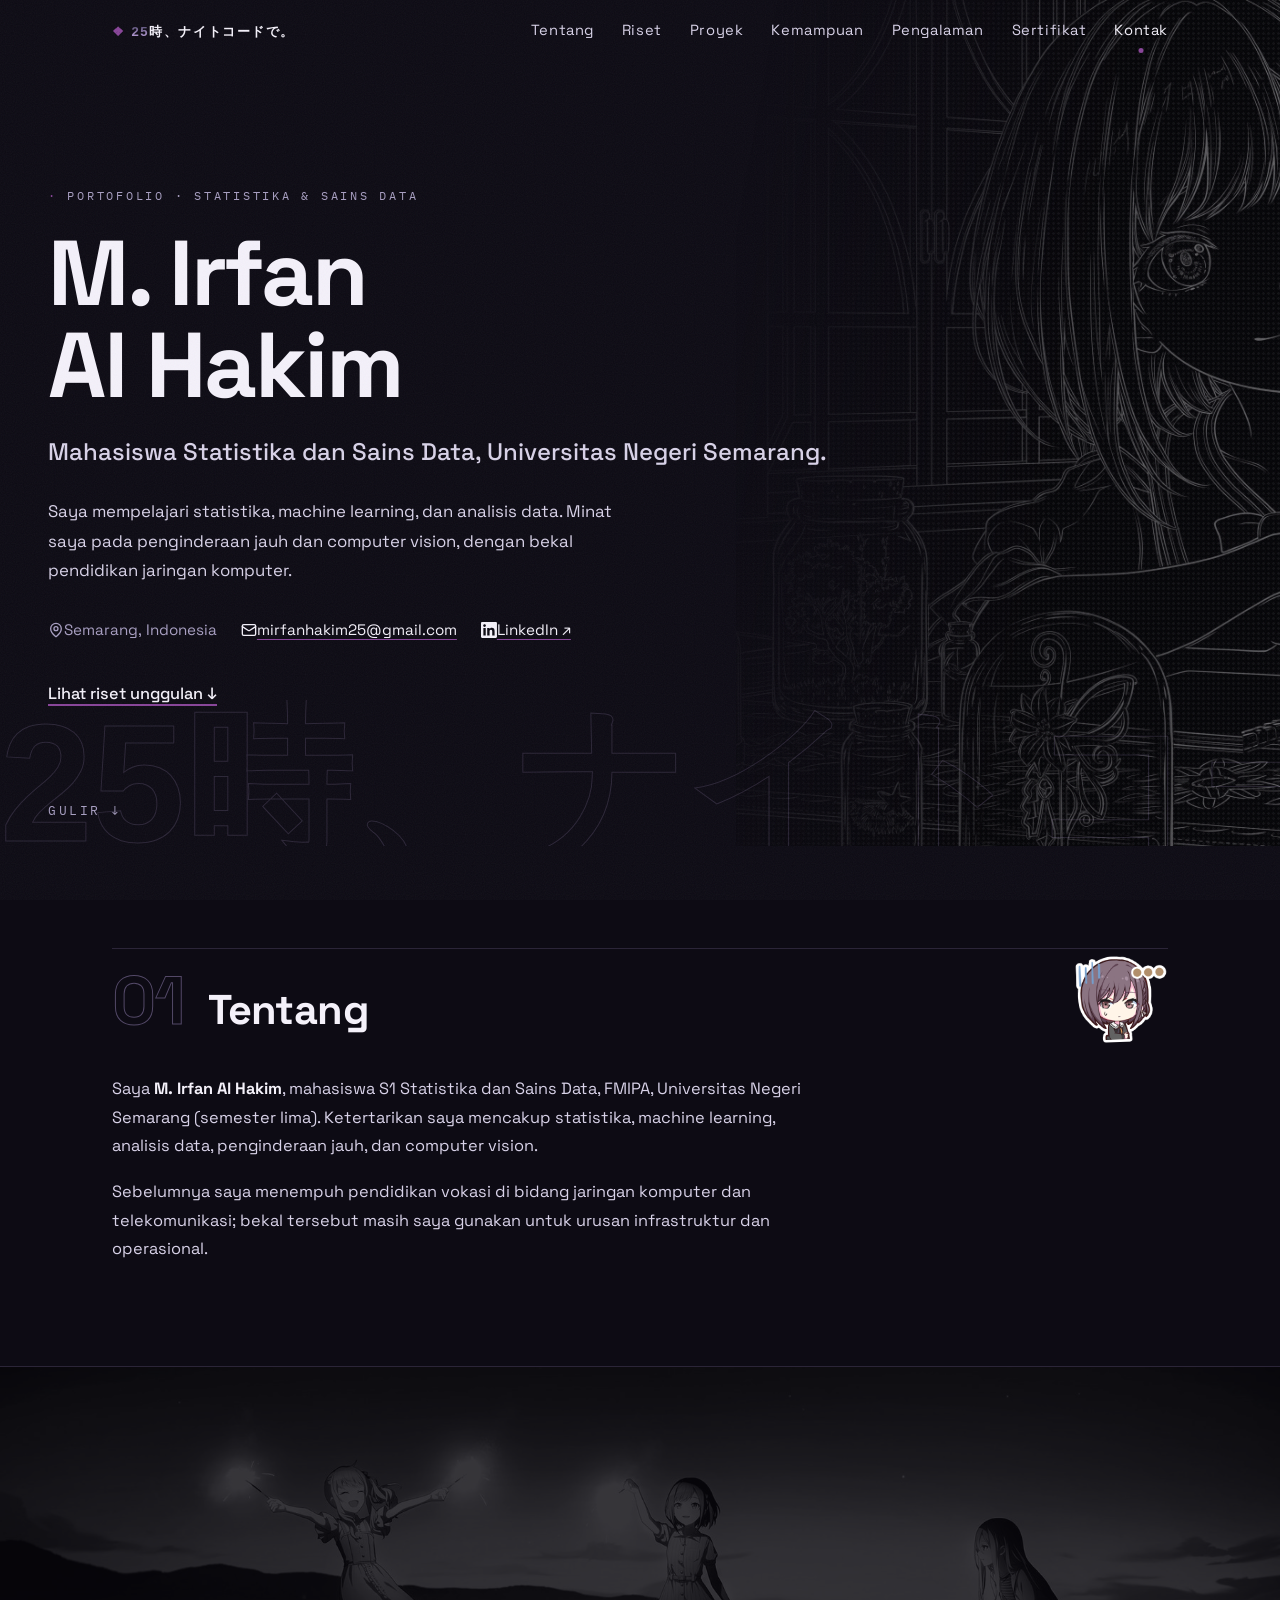
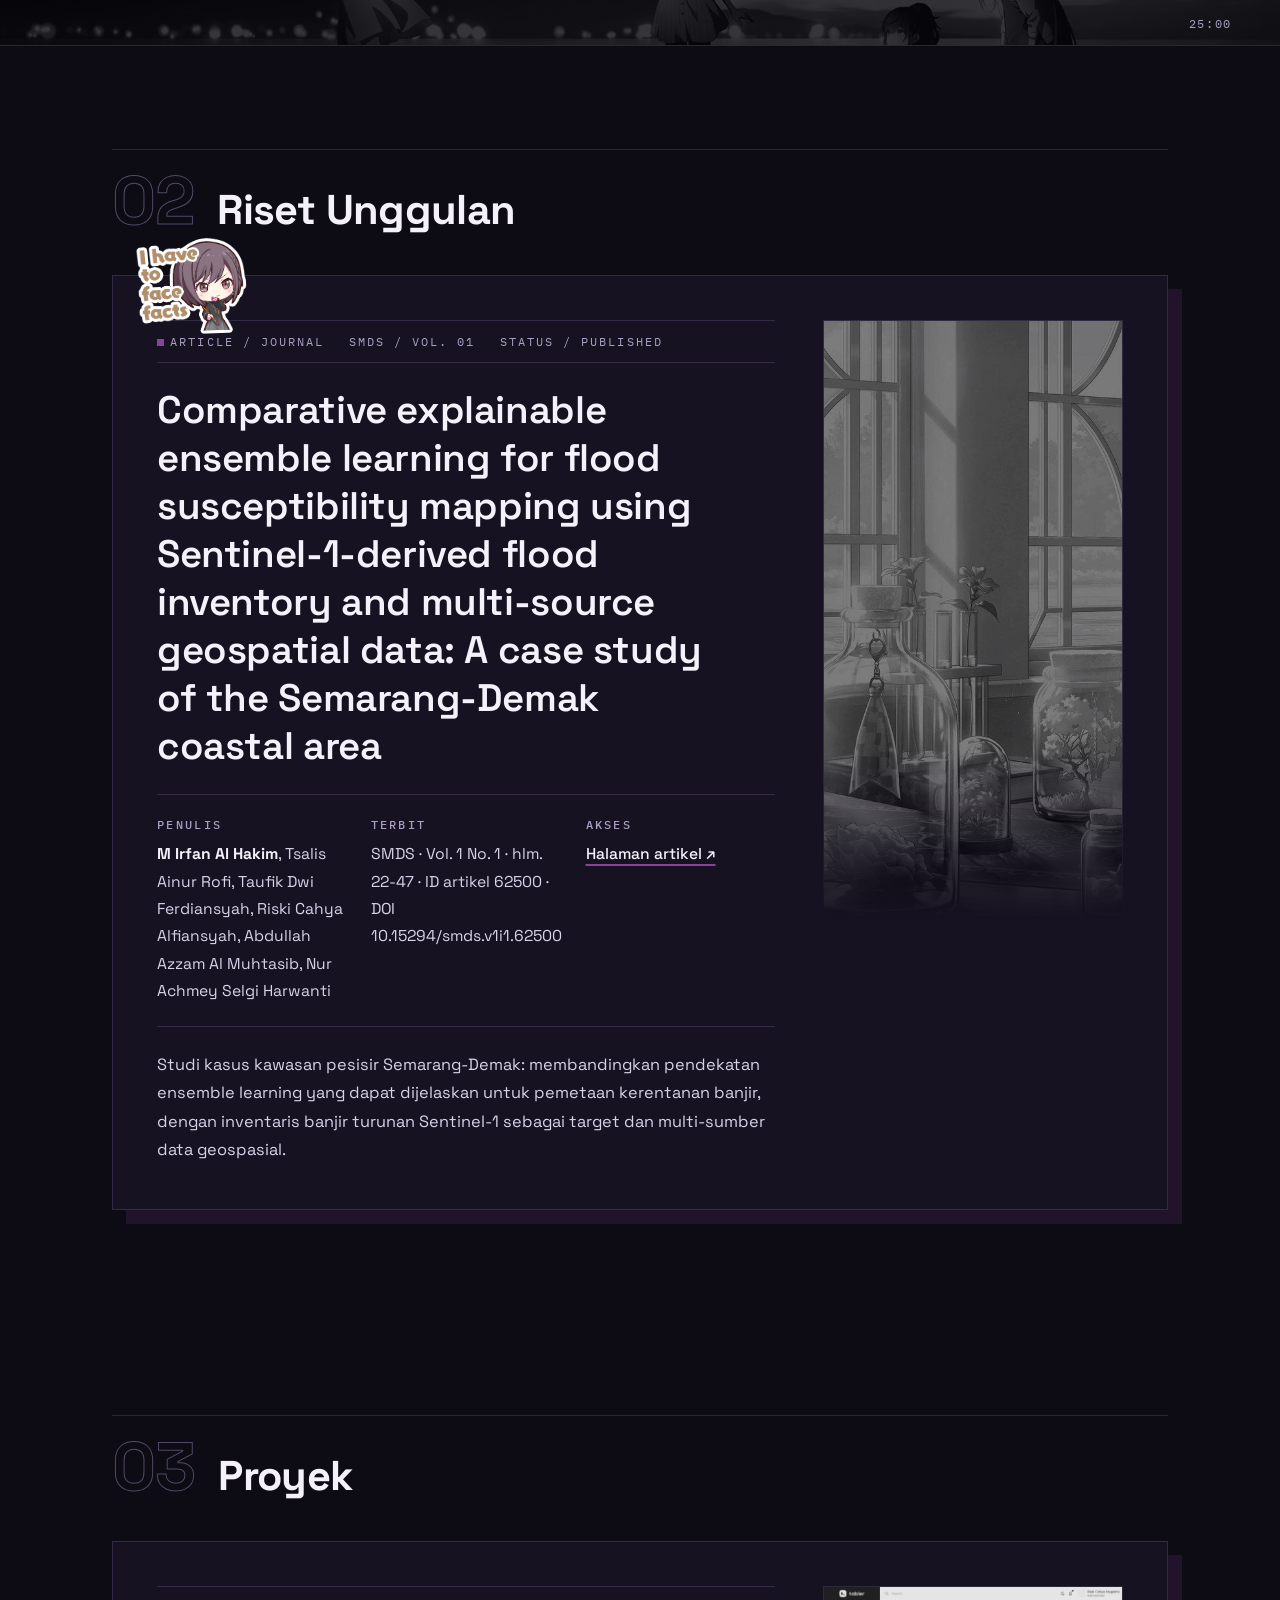
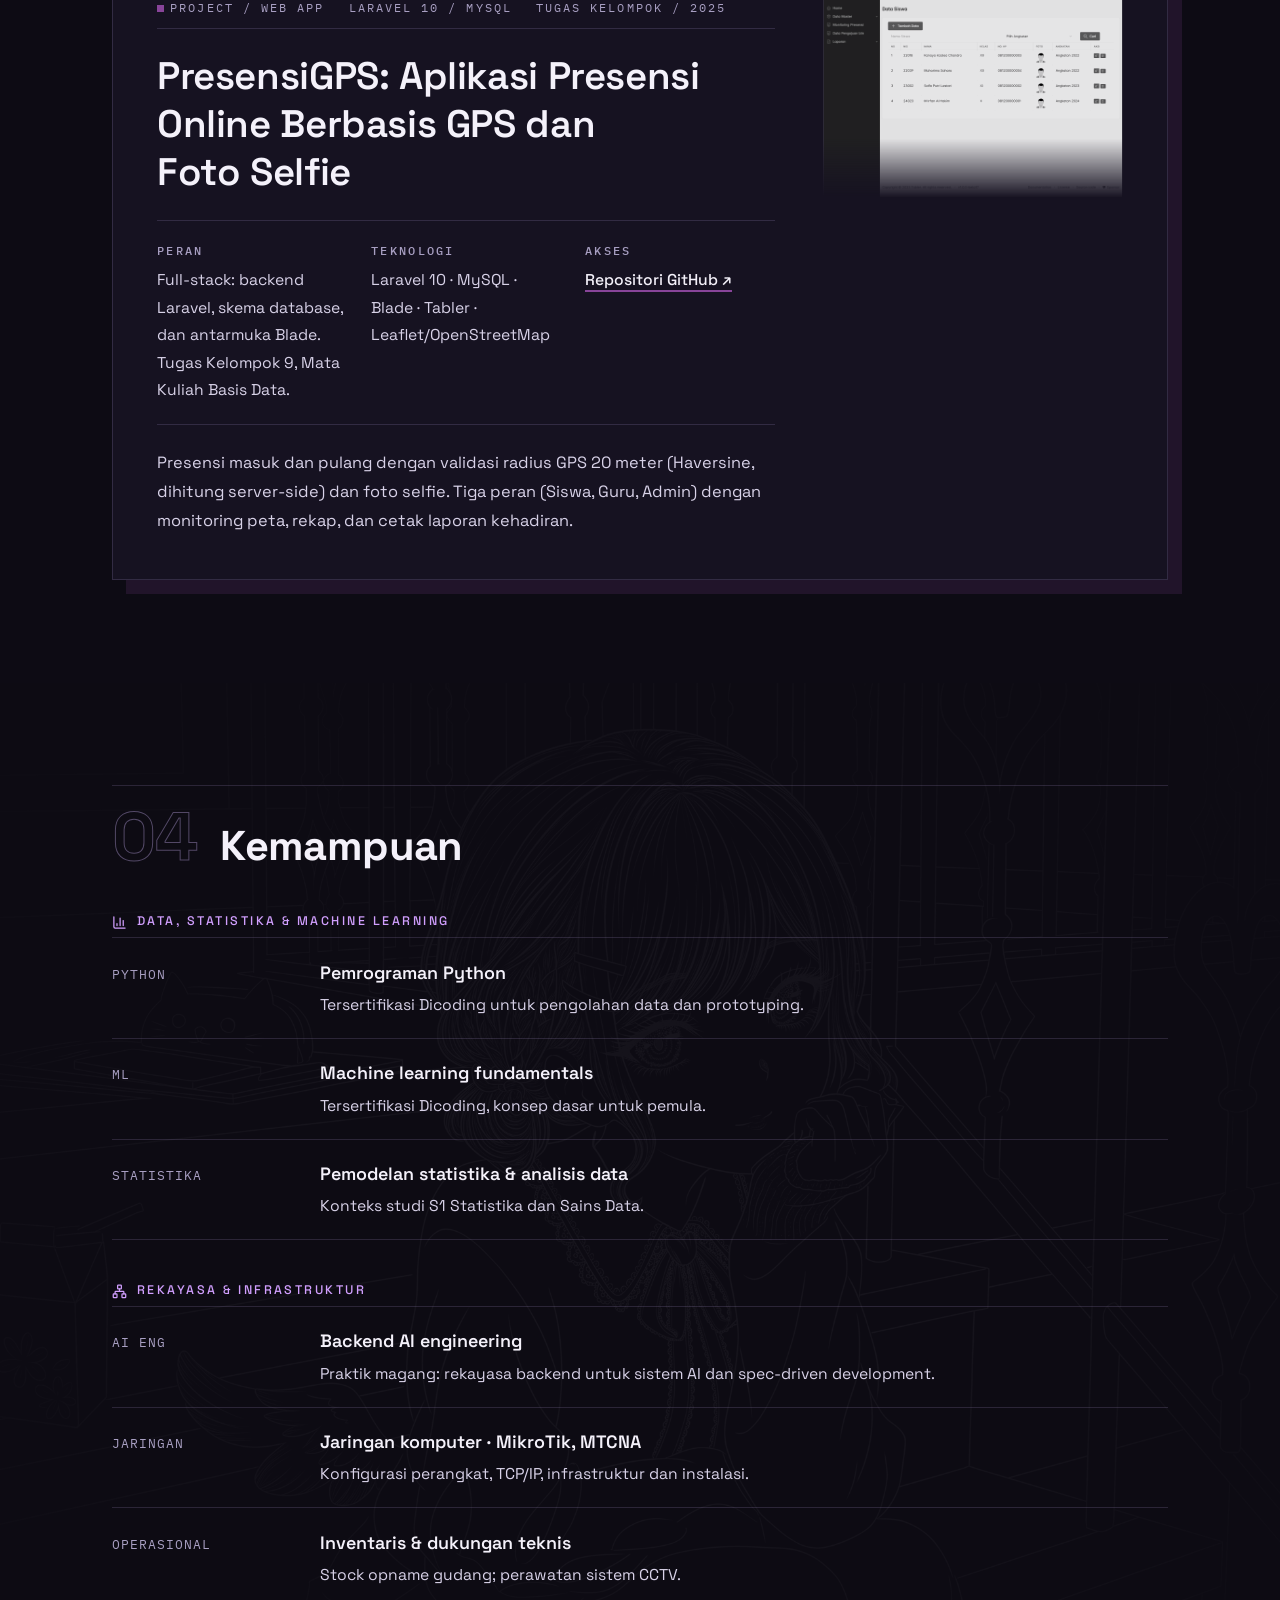
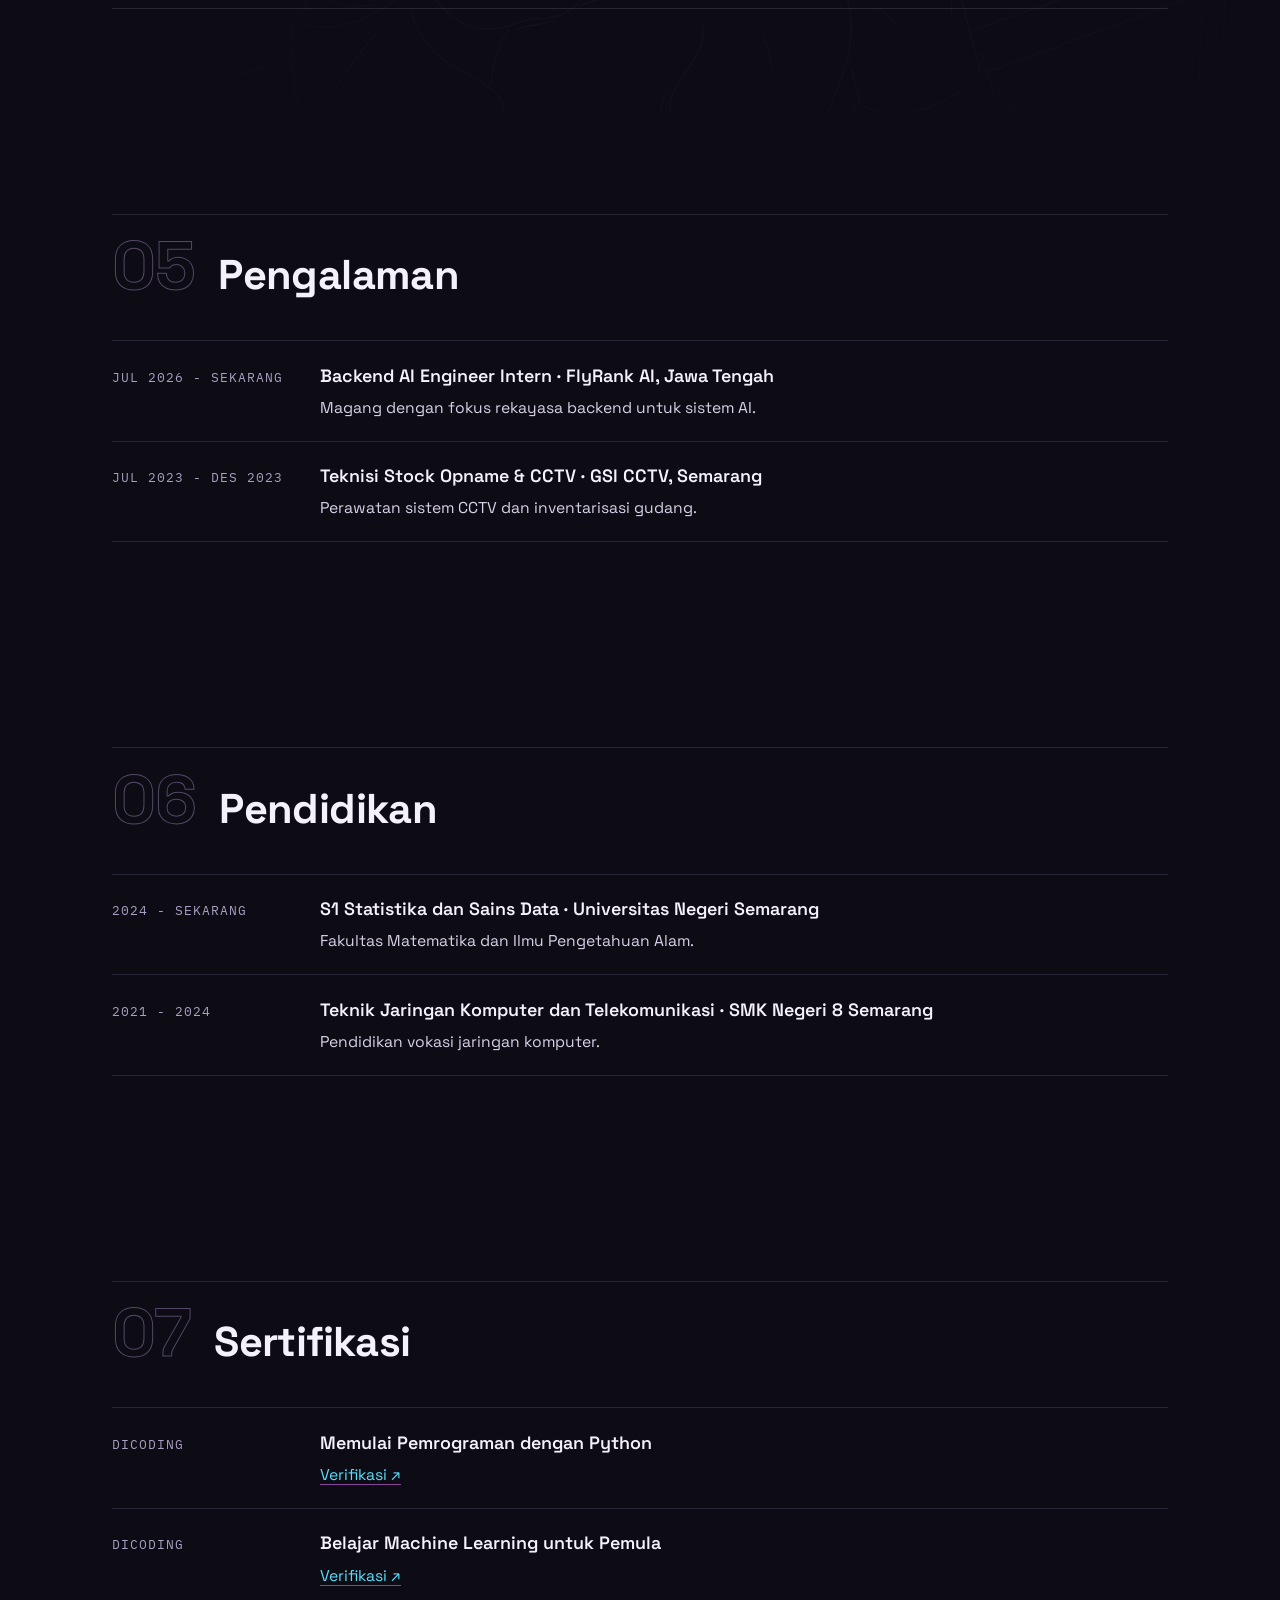
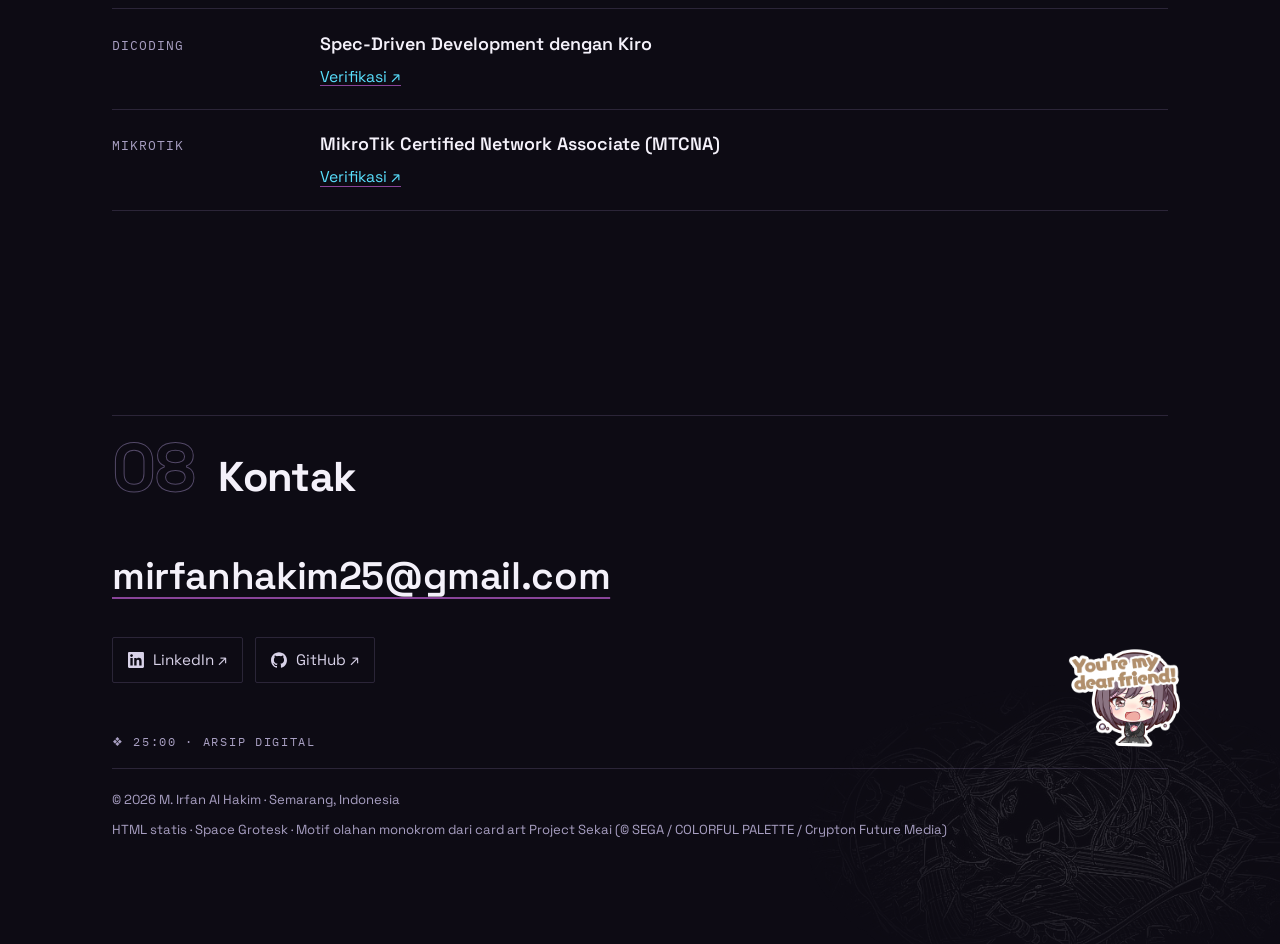
<file: index.html>
<!DOCTYPE html>
<html lang="id">
<head>
  <meta charset="UTF-8">
  <meta name="viewport" content="width=device-width, initial-scale=1.0">
  <title>M. Irfan Al Hakim · Statistika &amp; Sains Data</title>
  <meta name="description" content="Portofolio M. Irfan Al Hakim, mahasiswa Statistika dan Sains Data UNNES: riset kerentanan banjir Semarang-Demak (SMDS), aplikasi presensi GPS Laravel, machine learning, jaringan komputer.">
  <meta name="theme-color" content="#0d0b14">
  <meta property="og:type" content="website">
  <meta property="og:title" content="M. Irfan Al Hakim · Statistika & Sains Data">
  <meta property="og:description" content="Portofolio M. Irfan Al Hakim: riset kerentanan banjir Semarang-Demak (SMDS), aplikasi presensi GPS Laravel, machine learning, jaringan komputer.">
  <meta property="og:image" content="https://nxtirfan.github.io/nxtirfan-portfolio/assets/img/og-image.jpg">
  <meta name="twitter:card" content="summary_large_image">
  <link rel="icon" type="image/svg+xml" href="assets/img/niigo.svg">
  <link rel="preconnect" href="https://fonts.googleapis.com">
  <link rel="preconnect" href="https://fonts.gstatic.com" crossorigin>
  <link href="https://fonts.googleapis.com/css2?family=Space+Grotesk:wght@400;500;600;700&family=IBM+Plex+Mono:wght@400;500&display=swap" rel="stylesheet">
  <link rel="stylesheet" href="assets/css/main.css">
</head>
<body>
  <a class="skip-link" href="#konten">Lewati ke konten</a>

  <header class="site-header">
    <div class="wrap">
      <a class="brand" href="#atas" aria-label="Kembali ke atas, 25時、ナイトコードで。"><span class="brand-glyph" aria-hidden="true">❖</span><span aria-hidden="true"><span class="brand-num">2</span><span class="brand-num">5</span>時、ナイトコードで。</span></a>
      <nav class="site-nav" aria-label="Navigasi utama">
        <a href="#tentang" data-section="tentang">Tentang</a>
        <a href="#riset" data-section="riset">Riset</a>
        <a href="#proyek" data-section="proyek">Proyek</a>
        <a href="#kemampuan" data-section="kemampuan">Kemampuan</a>
        <a href="#pengalaman" data-section="pengalaman">Pengalaman</a>
        <a href="#sertifikat" data-section="sertifikat">Sertifikat</a>
        <a href="#kontak" data-section="kontak">Kontak</a>
      </nav>
      <button class="nav-toggle" id="navToggle" aria-label="Buka menu" aria-expanded="false" aria-controls="navDrawer"><span class="bar"></span><span class="bar"></span><span class="bar"></span></button>
    </div>
  </header>

  <div class="nav-drawer" id="navDrawer" aria-hidden="true">
    <div class="drawer-head">
      <span class="brand" aria-hidden="true"><span class="brand-glyph">❖</span>25時、ナイトコードで。</span>
      <button class="drawer-close" id="navClose" aria-label="Tutup menu">×</button>
    </div>
    <a class="drawer-link" href="#tentang" data-section="tentang">Tentang</a>
    <a class="drawer-link" href="#riset" data-section="riset">Riset</a>
    <a class="drawer-link" href="#proyek" data-section="proyek">Proyek</a>
    <a class="drawer-link" href="#kemampuan" data-section="kemampuan">Kemampuan</a>
    <a class="drawer-link" href="#pengalaman" data-section="pengalaman">Pengalaman</a>
    <a class="drawer-link" href="#sertifikat" data-section="sertifikat">Sertifikat</a>
    <a class="drawer-link" href="#kontak" data-section="kontak">Kontak</a>
  </div>

  <main id="konten">
    <!-- Hero -->
    <section class="hero" id="atas" aria-label="Pembuka">
      <div class="hero-figure" aria-hidden="true">
        <img src="assets/img/ena-hero-contour.jpg" alt="" fetchpriority="high">
      </div>
      <div class="wrap hero-inner">
        <p class="hero-kicker"><span class="n">·</span> Portofolio · Statistika &amp; Sains Data</p>
        <h1>M. Irfan<br>Al Hakim</h1>
        <p class="hero-role">Mahasiswa Statistika dan Sains Data, Universitas Negeri Semarang.</p>
        <p class="hero-lede">Saya mempelajari statistika, machine learning, dan analisis data. Minat saya pada penginderaan jauh dan computer vision, dengan bekal pendidikan jaringan komputer.</p>
        <ul class="hero-meta">
          <li><svg class="ic" viewBox="0 0 24 24" fill="none" stroke="currentColor" stroke-width="2" stroke-linecap="round" stroke-linejoin="round" aria-hidden="true"><path d="M20 10c0 4.993-5.539 10.193-7.399 11.799a1 1 0 0 1-1.202 0C9.539 20.193 4 14.993 4 10a8 8 0 0 1 16 0" /><circle cx="12" cy="10" r="3" /></svg>Semarang, Indonesia</li>
          <li><a href="mailto:mirfanhakim25@gmail.com"><svg class="ic" viewBox="0 0 24 24" fill="none" stroke="currentColor" stroke-width="2" stroke-linecap="round" stroke-linejoin="round" aria-hidden="true"><path d="m22 7-8.991 5.727a2 2 0 0 1-2.009 0L2 7" /><rect x="2" y="4" width="20" height="16" rx="2" /></svg>mirfanhakim25@gmail.com</a></li>
          <li><a href="https://www.linkedin.com/in/nxtirfan" target="_blank" rel="noopener"><svg class="ic" viewBox="0 0 24 24" fill="currentColor" aria-hidden="true"><path d="M20.447 20.452h-3.554v-5.569c0-1.328-.027-3.037-1.852-3.037-1.853 0-2.136 1.445-2.136 2.939v5.667H9.351V9h3.414v1.561h.046c.477-.9 1.637-1.85 3.37-1.85 3.601 0 4.267 2.37 4.267 5.455v6.286zM5.337 7.433c-1.144 0-2.063-.926-2.063-2.065 0-1.138.92-2.063 2.063-2.063 1.14 0 2.064.925 2.064 2.063 0 1.139-.925 2.065-2.064 2.065zm1.782 13.019H3.555V9h3.564v11.452zM22.225 0H1.771C.792 0 0 .774 0 1.729v20.542C0 23.227.792 24 1.771 24h20.451C23.2 24 24 23.227 24 22.271V1.729C24 .774 23.2 0 22.222 0h.003z" /></svg>LinkedIn ↗</a></li>
        </ul>
        <p class="hero-cta"><a class="link-arrow" href="#riset">Lihat riset unggulan ↓</a></p>
      </div>
      <p class="ghost" aria-hidden="true">25時、ナイトコードで。</p>
      <a class="scroll-cue" href="#tentang" aria-label="Gulir ke bagian tentang">Gulir ↓</a>
    </section>

    <!-- 01 Tentang -->
    <section class="section" id="tentang" aria-label="Tentang">
      <div class="wrap">
        <div class="section-head">
          <span class="section-index">01</span>
          <h2 class="section-title">Tentang</h2>
        </div>
        <div class="prose-narrow">
          <p>Saya <strong class="owner">M. Irfan Al Hakim</strong>, mahasiswa S1 Statistika dan Sains Data, FMIPA, Universitas Negeri Semarang (semester lima). Ketertarikan saya mencakup statistika, machine learning, analisis data, penginderaan jauh, dan computer vision.</p>
          <p>Sebelumnya saya menempuh pendidikan vokasi di bidang jaringan komputer dan telekomunikasi; bekal tersebut masih saya gunakan untuk urusan infrastruktur dan operasional.</p>
        </div>
        <img class="stamp stamp-about" src="assets/stamps/ena-stamp-about.png" alt="" aria-hidden="true" loading="lazy">
      </div>
    </section>

    <div class="band" aria-hidden="true">
      <img src="assets/img/ena-night-band.jpg" alt="">
      <span class="band-mark tech">25:00</span>
    </div>

    <!-- 02 Riset Unggulan -->
    <section class="section" id="riset" aria-label="Riset unggulan">
      <div class="wrap">
        <div class="section-head">
          <span class="section-index">02</span>
          <h2 class="section-title">Riset Unggulan</h2>
        </div>
        <article class="feature">
          <img class="stamp stamp-research" src="assets/stamps/ena-stamp-research.png" alt="" aria-hidden="true" loading="lazy">
          <div class="feature-main">
            <p class="strip" aria-label="Status publikasi"><span><span class="sq" aria-hidden="true"></span>ARTICLE / JOURNAL</span><span>SMDS / VOL. 01</span><span>STATUS / PUBLISHED</span></p>
            <h3 class="feature-title">Comparative explainable ensemble learning for flood susceptibility mapping using Sentinel-1-derived flood inventory and multi-source geospatial data: A case study of the Semarang-Demak coastal area</h3>
            <div class="meta-grid">
          <div>
            <h3>Penulis</h3>
            <p><strong class="owner">M Irfan Al Hakim</strong>, Tsalis Ainur Rofi, Taufik Dwi Ferdiansyah, Riski Cahya Alfiansyah, Abdullah Azzam Al Muhtasib, Nur Achmey Selgi Harwanti</p>
          </div>
          <div>
            <h3>Terbit</h3>
            <p>SMDS · Vol. 1 No. 1 · hlm. 22-47 · ID artikel 62500 · DOI 10.15294/smds.v1i1.62500</p>
          </div>
          <div>
            <h3>Akses</h3>
            <p class="link-row">
              <a class="link-arrow" href="https://journal.unnes.ac.id/journals/smds/article/view/62500" target="_blank" rel="noopener">Halaman artikel ↗</a>
            </p>
          </div>
        </div>
        <p class="scope-note">Studi kasus kawasan pesisir Semarang-Demak: membandingkan pendekatan ensemble learning yang dapat dijelaskan untuk pemetaan kerentanan banjir, dengan inventaris banjir turunan Sentinel-1 sebagai target dan multi-sumber data geospasial.</p>
          </div>
          <figure class="feature-visual" aria-hidden="true">
            <img class="visual" src="assets/img/ena-still.jpg" alt="" loading="lazy">
          </figure>
        </article>
      </div>
    </section>

    <!-- 03 Proyek -->
    <section class="section" id="proyek" aria-label="Proyek">
      <div class="wrap">
        <div class="section-head">
          <span class="section-index">03</span>
          <h2 class="section-title">Proyek</h2>
        </div>
        <article class="feature">
          <div class="feature-main">
            <p class="strip" aria-label="Konteks project"><span><span class="sq" aria-hidden="true"></span>PROJECT / WEB APP</span><span>LARAVEL 10 / MYSQL</span><span>TUGAS KELOMPOK / 2025</span></p>
            <h3 class="feature-title">PresensiGPS: Aplikasi Presensi Online Berbasis GPS dan Foto Selfie</h3>
            <div class="meta-grid">
          <div>
            <h3>Peran</h3>
            <p>Full-stack: backend Laravel, skema database, dan antarmuka Blade. Tugas Kelompok 9, Mata Kuliah Basis Data.</p>
          </div>
          <div>
            <h3>Teknologi</h3>
            <p>Laravel 10 · MySQL · Blade · Tabler · Leaflet/OpenStreetMap</p>
          </div>
          <div>
            <h3>Akses</h3>
            <p class="link-row">
              <a class="link-arrow" href="https://github.com/nxtirfan/presensi-gps-selfie" target="_blank" rel="noopener">Repositori GitHub ↗</a>
            </p>
          </div>
        </div>
        <p class="scope-note">Presensi masuk dan pulang dengan validasi radius GPS 20 meter (Haversine, dihitung server-side) dan foto selfie. Tiga peran (Siswa, Guru, Admin) dengan monitoring peta, rekap, dan cetak laporan kehadiran.</p>
          </div>
          <figure class="feature-visual">
            <img class="visual visual--shot" src="assets/img/proyek-presensi.png" alt="Tangkapan layar halaman Data Siswa aplikasi PresensiGPS" loading="lazy">
          </figure>
        </article>
      </div>
    </section>

    <!-- 04 Kemampuan -->
    <section class="section" id="kemampuan" aria-label="Kemampuan">
      <div class="wrap">
        <div class="section-head">
          <span class="section-index">04</span>
          <h2 class="section-title">Kemampuan</h2>
        </div>
        <div class="cap-groups">
          <div>
            <h3><svg class="ic" viewBox="0 0 24 24" fill="none" stroke="currentColor" stroke-width="2" stroke-linecap="round" stroke-linejoin="round" aria-hidden="true"><path d="M3 3v16a2 2 0 0 0 2 2h16" /><path d="M18 17V9" /><path d="M13 17V5" /><path d="M8 17v-3" /></svg>Data, statistika &amp; machine learning</h3>
            <ul class="rows">
              <li>
                <span class="row-key">Python</span>
                <div><h3>Pemrograman Python</h3><p>Tersertifikasi Dicoding untuk pengolahan data dan prototyping.</p></div>
              </li>
              <li>
                <span class="row-key">ML</span>
                <div><h3>Machine learning fundamentals</h3><p>Tersertifikasi Dicoding, konsep dasar untuk pemula.</p></div>
              </li>
              <li>
                <span class="row-key">Statistika</span>
                <div><h3>Pemodelan statistika &amp; analisis data</h3><p>Konteks studi S1 Statistika dan Sains Data.</p></div>
              </li>
            </ul>
          </div>
          <div>
            <h3><svg class="ic" viewBox="0 0 24 24" fill="none" stroke="currentColor" stroke-width="2" stroke-linecap="round" stroke-linejoin="round" aria-hidden="true"><rect x="16" y="16" width="6" height="6" rx="1" /><rect x="2" y="16" width="6" height="6" rx="1" /><rect x="9" y="2" width="6" height="6" rx="1" /><path d="M5 16v-3a1 1 0 0 1 1-1h12a1 1 0 0 1 1 1v3" /><path d="M12 12V8" /></svg>Rekayasa &amp; infrastruktur</h3>
            <ul class="rows">
              <li>
                <span class="row-key">AI Eng</span>
                <div><h3>Backend AI engineering</h3><p>Praktik magang: rekayasa backend untuk sistem AI dan spec-driven development.</p></div>
              </li>
              <li>
                <span class="row-key">Jaringan</span>
                <div><h3>Jaringan komputer · MikroTik, MTCNA</h3><p>Konfigurasi perangkat, TCP/IP, infrastruktur dan instalasi.</p></div>
              </li>
              <li>
                <span class="row-key">Operasional</span>
                <div><h3>Inventaris &amp; dukungan teknis</h3><p>Stock opname gudang; perawatan sistem CCTV.</p></div>
              </li>
            </ul>
          </div>
        </div>
      </div>
    </section>

    <!-- 05 Pengalaman -->
    <section class="section" id="pengalaman" aria-label="Pengalaman">
      <div class="wrap">
        <div class="section-head">
          <span class="section-index">05</span>
          <h2 class="section-title">Pengalaman</h2>
        </div>
        <ul class="rows">
          <li>
            <span class="row-key"><span class="when">Jul 2026 - sekarang</span></span>
            <div>
              <h3>Backend AI Engineer Intern · FlyRank AI, Jawa Tengah</h3>
              <p>Magang dengan fokus rekayasa backend untuk sistem AI.</p>
            </div>
          </li>
          <li>
            <span class="row-key"><span class="when">Jul 2023 - Des 2023</span></span>
            <div>
              <h3>Teknisi Stock Opname &amp; CCTV · GSI CCTV, Semarang</h3>
              <p>Perawatan sistem CCTV dan inventarisasi gudang.</p>
            </div>
          </li>
        </ul>
      </div>
    </section>

    <!-- 06 Pendidikan -->
    <section class="section" id="pendidikan" aria-label="Pendidikan">
      <div class="wrap">
        <div class="section-head">
          <span class="section-index">06</span>
          <h2 class="section-title">Pendidikan</h2>
        </div>
        <ul class="rows">
          <li>
            <span class="row-key"><span class="when">2024 - sekarang</span></span>
            <div>
              <h3>S1 Statistika dan Sains Data · Universitas Negeri Semarang</h3>
              <p>Fakultas Matematika dan Ilmu Pengetahuan Alam.</p>
            </div>
          </li>
          <li>
            <span class="row-key"><span class="when">2021 - 2024</span></span>
            <div>
              <h3>Teknik Jaringan Komputer dan Telekomunikasi · SMK Negeri 8 Semarang</h3>
              <p>Pendidikan vokasi jaringan komputer.</p>
            </div>
          </li>
        </ul>
      </div>
    </section>

    <!-- 07 Sertifikasi -->
    <section class="section" id="sertifikat" aria-label="Sertifikasi">
      <div class="wrap">
        <div class="section-head">
          <span class="section-index">07</span>
          <h2 class="section-title">Sertifikasi</h2>
        </div>
        <ul class="rows">
          <li>
            <span class="row-key">Dicoding</span>
            <div>
              <h3>Memulai Pemrograman dengan Python</h3>
              <p><a href="https://www.dicoding.com/certificates/NVP7W8EERZR0" target="_blank" rel="noopener">Verifikasi ↗</a></p>
            </div>
          </li>
          <li>
            <span class="row-key">Dicoding</span>
            <div>
              <h3>Belajar Machine Learning untuk Pemula</h3>
              <p><a href="https://www.dicoding.com/certificates/QLZ9NRE0DZ5D" target="_blank" rel="noopener">Verifikasi ↗</a></p>
            </div>
          </li>
          <li>
            <span class="row-key">Dicoding</span>
            <div>
              <h3>Spec-Driven Development dengan Kiro</h3>
              <p><a href="https://www.dicoding.com/certificates/KEXLM980RZG2" target="_blank" rel="noopener">Verifikasi ↗</a></p>
            </div>
          </li>
          <li>
            <span class="row-key">MikroTik</span>
            <div>
              <h3>MikroTik Certified Network Associate (MTCNA)</h3>
              <p><a href="https://mikrotik.com/training/certificates/c306103cb580a06c104a" target="_blank" rel="noopener">Verifikasi ↗</a></p>
            </div>
          </li>
        </ul>
      </div>
    </section>

    <!-- Kontak -->
    <section class="section contact" id="kontak" aria-label="Kontak">
      <img class="contact-motif" src="assets/img/ena-line-inv.jpg" alt="" aria-hidden="true" loading="lazy">
      <div class="wrap">
        <div class="section-head">
          <span class="section-index">08</span>
          <h2 class="section-title">Kontak</h2>
        </div>
        <p><a class="contact-mail" href="mailto:mirfanhakim25@gmail.com">mirfanhakim25@gmail.com</a></p>
        <ul class="contact-list">
          <li><a href="https://www.linkedin.com/in/nxtirfan" target="_blank" rel="noopener"><svg class="ic" viewBox="0 0 24 24" fill="currentColor" aria-hidden="true"><path d="M20.447 20.452h-3.554v-5.569c0-1.328-.027-3.037-1.852-3.037-1.853 0-2.136 1.445-2.136 2.939v5.667H9.351V9h3.414v1.561h.046c.477-.9 1.637-1.85 3.37-1.85 3.601 0 4.267 2.37 4.267 5.455v6.286zM5.337 7.433c-1.144 0-2.063-.926-2.063-2.065 0-1.138.92-2.063 2.063-2.063 1.14 0 2.064.925 2.064 2.063 0 1.139-.925 2.065-2.064 2.065zm1.782 13.019H3.555V9h3.564v11.452zM22.225 0H1.771C.792 0 0 .774 0 1.729v20.542C0 23.227.792 24 1.771 24h20.451C23.2 24 24 23.227 24 22.271V1.729C24 .774 23.2 0 22.222 0h.003z" /></svg>LinkedIn ↗</a></li>
          <li><a href="https://github.com/nxtirfan" target="_blank" rel="noopener"><svg class="ic" viewBox="0 0 24 24" fill="currentColor" aria-hidden="true"><path d="M12 .297c-6.63 0-12 5.373-12 12 0 5.303 3.438 9.8 8.205 11.385.6.113.82-.258.82-.577 0-.285-.01-1.04-.015-2.04-3.338.724-4.042-1.61-4.042-1.61C4.422 18.07 3.633 17.7 3.633 17.7c-1.087-.744.084-.729.084-.729 1.205.084 1.838 1.236 1.838 1.236 1.07 1.835 2.809 1.305 3.495.998.108-.776.417-1.305.76-1.605-2.665-.3-5.466-1.332-5.466-5.93 0-1.31.465-2.38 1.235-3.22-.135-.303-.54-1.523.105-3.176 0 0 1.005-.322 3.3 1.23.96-.267 1.98-.399 3-.405 1.02.006 2.04.138 3 .405 2.28-1.552 3.285-1.23 3.285-1.23.645 1.653.24 2.873.12 3.176.765.84 1.23 1.91 1.23 3.22 0 4.61-2.805 5.625-5.475 5.92.42.36.81 1.096.81 2.22 0 1.606-.015 2.896-.015 3.286 0 .315.21.69.825.57C20.565 22.092 24 17.592 24 12.297c0-6.627-5.373-12-12-12" /></svg>GitHub ↗</a></li>
        </ul>
        <img class="stamp stamp-contact" src="assets/stamps/ena-stamp-contact.png" alt="" aria-hidden="true" loading="lazy">
        <p class="foot-mark tech"><span aria-hidden="true">❖</span> 25:00 · ARSIP DIGITAL</p>
        <div class="colophon">
          <span>© <span id="yr">2026</span> M. Irfan Al Hakim · Semarang, Indonesia</span>
          <span>HTML statis · Space Grotesk · Motif olahan monokrom dari card art Project Sekai (© SEGA / COLORFUL PALETTE / Crypton Future Media)</span>
        </div>
      </div>
    </section>
  </main>

  <script src="assets/js/main.js"></script>
</body>
</html>
</file>
<file: assets/css/main.css>
/* Editorial academic portfolio — violet-charcoal Nightcord DNA.
   Base near-black (violet-tinted), mantle panels, brand #884499 scale,
   block-highlight link hover, monospace micro-layer, stamps + motifs. */
:root {
  --bg: #0d0b14;
  --mantle: #161221;
  --crust: #1e1930;
  --ink: #f4f1fa;
  --ink-soft: #d8d2e8;
  --muted: #a89fc2;
  --line: rgba(196, 174, 238, 0.16);
  --line-soft: rgba(196, 174, 238, 0.08);
  --brand: #884499;
  --brand-deep: #6a3377;
  --brand-wash: rgba(136, 68, 153, 0.15);
  --lavender: #d19ffe;
  --sky: #58e0fe;
  --maxw: 72rem;
  --pad: clamp(1.25rem, 4vw, 3rem);
  --font: 'Space Grotesk', 'Segoe UI', system-ui, -apple-system, sans-serif;
  --font-cjk: 'Hiragino Kaku Gothic ProN', 'Yu Gothic', 'Noto Sans CJK JP', 'Meiryo', sans-serif;
  --font-mono: 'IBM Plex Mono', ui-monospace, SFMono-Regular, Menlo, Consolas, monospace;
}

* { box-sizing: border-box; }

img { max-width: 100%; }

html { scroll-behavior: smooth; }

body {
  margin: 0;
  background: var(--bg);
  color: var(--ink);
  font-family: var(--font);
  font-size: 1.02rem;
  line-height: 1.75;
  overflow-x: hidden;
  -webkit-font-smoothing: antialiased;
}

/* film grain over everything, very faint */
body::after {
  content: "";
  position: fixed;
  inset: 0;
  z-index: 1200;
  pointer-events: none;
  opacity: 0.05;
  background-image: url("data:image/svg+xml,%3Csvg xmlns='http://www.w3.org/2000/svg' width='160' height='160'%3E%3Cfilter id='n'%3E%3CfeTurbulence type='fractalNoise' baseFrequency='0.9' numOctaves='2'/%3E%3C/filter%3E%3Crect width='160' height='160' filter='url(%23n)' opacity='1'/%3E%3C/svg%3E");
}

::selection { background: var(--brand); color: #fff; }

::-webkit-scrollbar { width: 10px; }
::-webkit-scrollbar-track { background: var(--bg); }
::-webkit-scrollbar-thumb { background: #2c2340; border-radius: 0; }
::-webkit-scrollbar-thumb:hover { background: var(--brand); }

a { color: inherit; }

:focus-visible {
  outline: 2px solid var(--lavender);
  outline-offset: 3px;
  border-radius: 2px;
}

/* technical micro-layer role */
.tech {
  font-family: var(--font-mono);
  font-variant-numeric: tabular-nums;
  letter-spacing: 0.14em;
}

/* inline svg-icon helper (currentColor artwork) */
.ic {
  width: 1.05em;
  height: 1.05em;
  flex: none;
  vertical-align: -0.18em;
}

.skip-link {
  position: absolute;
  left: 1rem;
  top: -4rem;
  z-index: 2000;
  background: var(--ink);
  color: #0d0b14;
  padding: 0.5rem 1rem;
  border-radius: 2px;
  text-decoration: none;
  font-weight: 700;
  transition: top 0.2s ease;
}
.skip-link:focus { top: 1rem; }

.wrap {
  max-width: var(--maxw);
  margin: 0 auto;
  padding-left: var(--pad);
  padding-right: var(--pad);
}

/* ---------- header ---------- */
.site-header {
  position: fixed;
  top: 0;
  left: 0;
  right: 0;
  z-index: 1000;
  transition: background-color 0.3s ease, border-color 0.3s ease;
  border-bottom: 1px solid transparent;
}
.site-header.scrolled {
  background: rgba(13, 11, 20, 0.88);
  -webkit-backdrop-filter: blur(12px);
  backdrop-filter: blur(12px);
  border-bottom-color: var(--line);
}
.site-header .wrap {
  display: flex;
  align-items: center;
  justify-content: space-between;
  min-height: 4rem;
  position: relative;
}
.brand {
  font-family: var(--font-cjk);
  font-weight: 700;
  font-size: 0.82rem;
  letter-spacing: 0.12em;
  text-decoration: none;
  color: var(--ink);
  white-space: nowrap;
}
.brand .brand-glyph { color: var(--brand); margin-right: 0.45em; }
.brand .brand-num {
  background: linear-gradient(180deg, #4a4468, #c9a9e8);
  -webkit-background-clip: text;
  background-clip: text;
  color: transparent;
}
.brand:hover { color: var(--lavender); }
.site-nav { display: flex; gap: 1.75rem; }
.site-nav a {
  position: relative;
  text-decoration: none;
  font-size: 0.92rem;
  letter-spacing: 0.04em;
  color: var(--ink-soft);
  padding-bottom: 0.2rem;
}
.site-nav a:hover { color: var(--ink); }
.site-nav a::after {
  content: "";
  position: absolute;
  left: 50%;
  bottom: -7px;
  width: 5px;
  height: 5px;
  border-radius: 50%;
  background: transparent;
  transform: translateX(-50%);
  transition: background-color 0.2s ease;
}
.site-nav a.active { color: var(--ink); }
.site-nav a.active::after { background: var(--brand); }
.nav-toggle {
  display: none;
  background: rgba(13, 11, 20, 0.6);
  border: 1px solid rgba(196, 174, 238, 0.35);
  border-radius: 2px;
  color: var(--ink);
  padding: 0.55rem 0.65rem;
  cursor: pointer;
  line-height: 1;
}
.nav-toggle .bar {
  display: block;
  width: 1.15rem;
  height: 2px;
  background: currentColor;
  border-radius: 1px;
}
.nav-toggle .bar + .bar { margin-top: 4px; }
.nav-drawer {
  position: fixed;
  top: 0;
  right: 0;
  bottom: 0;
  width: min(20rem, 84vw);
  z-index: 1100;
  background: var(--mantle);
  border-left: 1px solid var(--line);
  padding: 1.25rem 1.5rem;
  transform: translateX(100%);
  transition: transform 0.35s ease;
  display: flex;
  flex-direction: column;
  gap: 0.25rem;
}
.nav-drawer.open { transform: translateX(0); }
.nav-drawer a.drawer-link {
  text-decoration: none;
  font-size: 1.25rem;
  padding: 0.6rem 0;
  border-bottom: 1px solid var(--line);
  color: var(--ink);
}
.nav-drawer a.drawer-link.active { color: var(--lavender); }
.drawer-head {
  display: flex;
  align-items: center;
  justify-content: space-between;
  margin-bottom: 1rem;
}
.drawer-close {
  background: none;
  border: 1px solid rgba(196, 174, 238, 0.35);
  border-radius: 2px;
  color: var(--ink);
  font-size: 1.1rem;
  line-height: 1;
  padding: 0.45rem 0.7rem;
  cursor: pointer;
}

/* ---------- hero ---------- */
.hero {
  position: relative;
  min-height: 94vh;
  display: flex;
  align-items: center;
  overflow: hidden;
  padding-top: 4rem;
}
.hero-figure {
  position: absolute;
  top: -4rem;
  right: -8rem;
  bottom: -4rem;
  width: min(56vw, 42rem);
  pointer-events: none;
}
.hero-figure img {
  width: 100%;
  height: 100%;
  object-fit: cover;
  object-position: 68% 28%;
  opacity: 0.62;
  -webkit-mask-image: linear-gradient(100deg, transparent 6%, #000 48%);
  mask-image: linear-gradient(100deg, transparent 6%, #000 48%);
}
.hero-figure::before {
  /* top + bottom fades so no rectangular edge survives */
  content: "";
  position: absolute;
  inset: 0;
  background:
    linear-gradient(to top, var(--bg) 1%, transparent 26%),
    linear-gradient(to bottom, var(--bg) 3%, transparent 24%);
}
.hero-figure::after {
  /* halftone veil over the figure */
  content: "";
  position: absolute;
  inset: 0;
  opacity: 0.5;
  background-image: radial-gradient(circle, rgba(244, 241, 250, 0.10) 1px, transparent 1.6px);
  background-size: 5px 5px;
  -webkit-mask-image: linear-gradient(100deg, transparent 6%, #000 48%);
  mask-image: linear-gradient(100deg, transparent 6%, #000 48%);
}
.hero-inner { position: relative; z-index: 2; width: 100%; max-width: 100%; min-width: 0; }
.hero-kicker, .kicker {
  font-family: var(--font-mono);
  font-size: 0.78rem;
  letter-spacing: 0.22em;
  text-transform: uppercase;
  color: var(--muted);
  margin: 0 0 1.25rem;
}
.hero-kicker .n, .kicker .n { color: var(--brand); }
.hero h1 {
  margin: 0;
  font-size: clamp(2.9rem, 7.5vw, 5.75rem);
  line-height: 1.0;
  letter-spacing: -0.025em;
  font-weight: 700;
  text-wrap: balance;
}
.hero-role {
  margin: 1.25rem 0 0;
  font-size: clamp(1.1rem, 2.4vw, 1.5rem);
  color: var(--ink-soft);
  font-weight: 500;
}
.hero-lede {
  margin: 1.5rem 0 0;
  max-width: min(36rem, 100%);
  color: var(--ink-soft);
  font-size: 1.05rem;
  overflow-wrap: break-word;
}
.hero-role { overflow-wrap: break-word; }
.hero-meta {
  margin: 2rem 0 0;
  padding: 0;
  list-style: none;
  display: flex;
  flex-wrap: wrap;
  gap: 0.5rem 1.5rem;
  font-size: 0.95rem;
  color: var(--muted);
  min-width: 0;
}
.hero-meta li { min-width: 0; overflow-wrap: anywhere; }
.hero-meta a { color: var(--ink); text-decoration: underline; text-decoration-color: var(--brand); text-underline-offset: 4px; }
.hero-meta a:hover { color: var(--lavender); }
.hero-cta { margin-top: 2.25rem; }
.link-arrow {
  color: var(--ink);
  text-decoration: underline;
  text-decoration-color: var(--brand);
  text-underline-offset: 5px;
  text-decoration-thickness: 1.5px;
  font-weight: 500;
  padding: 0.12em 0.3em;
  margin: -0.12em -0.3em;
  transition: background-color 0.18s ease, color 0.18s ease;
}
.link-arrow:hover {
  color: #14101c;
  background: rgba(209, 159, 254, 0.88);
  text-decoration-color: transparent;
}
.ghost {
  position: absolute;
  bottom: -0.12em;
  left: 0;
  right: 0;
  z-index: 1;
  margin: 0;
  max-width: 100%;
  font-family: var(--font-cjk);
  font-weight: 700;
  font-size: clamp(3.5rem, 13vw, 11rem);
  line-height: 1;
  white-space: nowrap;
  overflow: hidden;
  color: transparent;
  -webkit-text-stroke: 1px rgba(196, 174, 238, 0.16);
  user-select: none;
}
.scroll-cue {
  position: absolute;
  left: var(--pad);
  bottom: 1.5rem;
  z-index: 2;
  font-family: var(--font-mono);
  font-size: 0.8rem;
  letter-spacing: 0.2em;
  text-transform: uppercase;
  color: var(--muted);
  text-decoration: none;
}

/* ---------- full-width night band divider ---------- */
.band {
  position: relative;
  height: clamp(150px, 22vw, 280px);
  overflow: hidden;
  border-top: 1px solid var(--line);
  border-bottom: 1px solid var(--line);
}
.band img {
  width: 100%;
  height: 100%;
  object-fit: cover;
  object-position: center 28%;
  opacity: 0.5;
  filter: saturate(0) brightness(0.55);
}
.band-mark {
  position: absolute;
  right: var(--pad);
  bottom: 0.7rem;
  font-size: 0.75rem;
  color: var(--muted);
}

/* ---------- sections ---------- */
.section { padding: clamp(4rem, 8vw, 7rem) 0; }
.section-head {
  border-top: 1px solid var(--line);
  padding-top: 1.1rem;
  margin-bottom: 2.5rem;
  display: flex;
  align-items: baseline;
  gap: 1.5rem;
}
.section-index {
  margin: 0;
  font-weight: 700;
  font-size: clamp(2.6rem, 6vw, 4.25rem);
  line-height: 1;
  letter-spacing: -0.02em;
  color: transparent;
  -webkit-text-stroke: 1px rgba(196, 174, 238, 0.38);
  white-space: nowrap;
  user-select: none;
}
@supports not (-webkit-text-stroke: 1px black) {
  .section-index { color: var(--muted); }
}
.section-title {
  margin: 0;
  font-size: clamp(1.7rem, 3.4vw, 2.6rem);
  letter-spacing: -0.015em;
  line-height: 1.15;
  font-weight: 700;
}
.prose-narrow { max-width: 44rem; }
.prose-narrow p { color: var(--ink-soft); margin: 0 0 1.1rem; }
.prose-narrow p:last-child { margin-bottom: 0; }
strong.owner { color: var(--ink); }
#tentang .wrap, #kontak .wrap { position: relative; }

/* feature (research) */
.feature {
  position: relative;
  display: grid;
  grid-template-columns: 1fr minmax(230px, 300px);
  gap: clamp(1.5rem, 4vw, 3rem);
  background: var(--mantle);
  border: 1px solid var(--line);
  padding: clamp(1.5rem, 3.5vw, 2.75rem);
  box-shadow: 14px 14px 0 0 rgba(136, 68, 153, 0.16);
}
.strip {
  display: flex;
  flex-wrap: wrap;
  align-items: center;
  gap: 0.5rem 1.5rem;
  margin: 0 0 1.4rem;
  padding: 0.65rem 0;
  border-top: 1px solid var(--line);
  border-bottom: 1px solid var(--line);
  font-family: var(--font-mono);
  font-size: 0.72rem;
  letter-spacing: 0.18em;
  color: var(--muted);
}
.strip .sq {
  display: inline-block;
  width: 0.6em;
  height: 0.6em;
  background: var(--brand);
  margin-right: 0.55em;
  vertical-align: baseline;
}
.feature-title {
  margin: 0 0 1.5rem;
  font-size: clamp(1.5rem, 3.2vw, 2.4rem);
  line-height: 1.25;
  letter-spacing: -0.01em;
  font-weight: 600;
  max-width: 56rem;
  text-wrap: pretty;
}
.meta-grid {
  display: grid;
  grid-template-columns: repeat(3, 1fr);
  gap: 1.5rem;
  border-top: 1px solid var(--line);
  border-bottom: 1px solid var(--line);
  padding: 1.25rem 0;
  margin: 0 0 1.5rem;
}
.meta-grid h3 {
  margin: 0 0 0.4rem;
  font-family: var(--font-mono);
  font-size: 0.72rem;
  letter-spacing: 0.2em;
  text-transform: uppercase;
  color: var(--muted);
  font-weight: 500;
}
.meta-grid p { margin: 0; font-size: 0.98rem; color: var(--ink-soft); }
.scope-note { color: var(--ink-soft); max-width: 44rem; margin: 0; }
.link-row { display: flex; flex-wrap: wrap; gap: 0.75rem 2rem; margin: 0; }
.feature-visual { margin: 0; position: relative; }
.feature-visual img.visual {
  display: block;
  width: 100%;
  border: 1px solid var(--line);
  opacity: 0.92;
  -webkit-mask-image: linear-gradient(to bottom, #000 72%, transparent 100%);
  mask-image: linear-gradient(to bottom, #000 72%, transparent 100%);
}
/* real app screenshots stay monochrome to match the editorial language */
.feature-visual img.visual--shot {
  filter: grayscale(1) contrast(1.05) brightness(0.97);
}

/* stamps: small editorial interruptions, original artwork untouched */
.stamp { position: absolute; z-index: 3; pointer-events: none; }
.stamp-research {
  width: 110px;
  top: -38px;
  left: 1.5rem;
  transform: rotate(-2deg);
}
.stamp-about {
  width: 92px;
  top: 0.5rem;
  right: var(--pad);
  transform: rotate(-2deg);
}
.stamp-contact {
  width: 112px;
  right: calc(var(--pad) - 0.75rem);
  bottom: 6rem;
  transform: rotate(1.5deg);
}

/* definition rows (capabilities / experience / education / certificates) */
.rows { margin: 0; padding: 0; list-style: none; border-top: 1px solid var(--line); }
.rows > li {
  display: grid;
  grid-template-columns: 11rem 1fr;
  gap: 0.5rem 2rem;
  padding: 1.15rem 0;
  border-bottom: 1px solid var(--line);
  align-items: baseline;
}
.rows .row-key {
  font-family: var(--font-mono);
  font-size: 0.8rem;
  letter-spacing: 0.08em;
  text-transform: uppercase;
  color: var(--muted);
}
.rows .row-key .when { display: block; font-variant-numeric: tabular-nums; }
.rows h3 { margin: 0 0 0.25rem; font-size: 1.12rem; font-weight: 600; }
.rows p { margin: 0; color: var(--ink-soft); font-size: 0.98rem; }
.rows a {
  color: var(--sky);
  text-decoration: underline;
  text-decoration-color: var(--brand);
  text-underline-offset: 4px;
  padding: 0.1em 0.25em;
  margin: -0.1em -0.25em;
  transition: background-color 0.18s ease, color 0.18s ease;
}
.rows a:hover {
  color: #14101c;
  background: rgba(209, 159, 254, 0.88);
  text-decoration-color: transparent;
}
.cap-groups { display: grid; gap: 2.5rem; position: relative; }
.cap-groups > div > h3 {
  margin: 0 0 0.25rem;
  font-size: 0.78rem;
  letter-spacing: 0.2em;
  text-transform: uppercase;
  color: var(--lavender);
  font-weight: 500;
  display: flex;
  align-items: center;
  gap: 0.6rem;
}
.cap-groups h3 .ic { width: 1.2em; height: 1.2em; }
#kemampuan { position: relative; overflow: hidden; }
#kemampuan::before {
  content: "";
  position: absolute;
  inset: 0;
  background: url("../img/ena-line2.jpg") center / cover no-repeat;
  opacity: 0.055;
  pointer-events: none;
}
#kemampuan .wrap { position: relative; }

/* ---------- contact / footer ---------- */
.contact { position: relative; overflow: hidden; }
.contact-motif {
  position: absolute;
  right: -4rem;
  bottom: -3rem;
  width: min(34rem, 80vw);
  opacity: 0.16;
  pointer-events: none;
  -webkit-mask-image: radial-gradient(closest-side, #000 30%, transparent 100%);
  mask-image: radial-gradient(closest-side, #000 30%, transparent 100%);
}
.contact-mail {
  display: inline-block;
  font-size: clamp(1.4rem, 3.4vw, 2.4rem);
  font-weight: 600;
  letter-spacing: -0.01em;
  color: var(--ink);
  text-decoration: underline;
  text-decoration-color: var(--brand);
  text-underline-offset: 8px;
  text-decoration-thickness: 2px;
  overflow-wrap: anywhere;
  padding: 0.1em 0.25em;
  margin: -0.1em -0.25em;
  transition: background-color 0.18s ease, color 0.18s ease;
}
.contact-mail:hover {
  color: #14101c;
  background: rgba(209, 159, 254, 0.88);
  text-decoration-color: transparent;
}
.contact-list { list-style: none; margin: 1.75rem 0 0; padding: 0; display: flex; flex-wrap: wrap; gap: 0.75rem; }
.contact-list a {
  display: inline-flex;
  align-items: center;
  gap: 0.55rem;
  color: var(--ink-soft);
  text-decoration: none;
  border: 1px solid var(--line);
  border-radius: 2px;
  padding: 0.55rem 0.95rem;
  font-size: 0.95rem;
  transition: border-color 0.18s ease, background-color 0.18s ease, color 0.18s ease;
}
.contact-list a:hover {
  color: var(--ink);
  border-color: var(--brand);
  background: var(--brand-wash);
}
.foot-mark {
  margin: 3rem 0 0;
  font-size: 0.75rem;
  color: var(--muted);
}
.colophon {
  margin-top: 1rem;
  padding-top: 1.25rem;
  border-top: 1px solid var(--line);
  color: var(--muted);
  font-size: 0.82rem;
  display: flex;
  flex-wrap: wrap;
  gap: 0.4rem 1.5rem;
  justify-content: space-between;
}

/* ---------- 404 ---------- */
.page-404 { min-height: 100vh; display: flex; align-items: center; }
.page-404 .big { font-size: clamp(4rem, 14vw, 9rem); font-weight: 700; letter-spacing: -0.03em; line-height: 1; margin: 0; }
.page-404 p { color: var(--muted); }

/* ---------- responsive ---------- */
@media (max-width: 900px) {
  .meta-grid { grid-template-columns: 1fr; gap: 1rem; }
  .rows > li { grid-template-columns: 1fr; gap: 0.3rem; }
  .feature { grid-template-columns: 1fr; box-shadow: 8px 8px 0 0 rgba(136, 68, 153, 0.16); }
  .feature-visual { max-width: 26rem; }
  .hero-figure { width: 100%; right: -30vw; }
  .hero-figure img { opacity: 0.4; object-position: 62% 12%; }
}
@media (max-width: 760px) {
  .site-nav { display: none; }
  .nav-toggle {
    display: block;
    position: absolute;
    right: var(--pad);
    top: 50%;
    transform: translateY(-50%);
  }
  .hero { min-height: 88vh; }
  .hero-figure { width: 135vw; right: -45vw; top: -2rem; }
  .hero-figure img { opacity: 0.32; }
  .ghost { font-size: clamp(2.6rem, 17vw, 5rem); }
  .section-index { font-size: clamp(2rem, 11vw, 2.8rem); }
  .stamp { position: static; display: block; margin: 1.5rem 0 0; transform: rotate(0deg); }
  .stamp-research { width: 88px; }
  .stamp-about { width: 76px; }
  .stamp-contact { width: 96px; }
}
@media (min-width: 761px) {
  .nav-drawer { display: none; }
}

@media (prefers-reduced-motion: reduce) {
  html { scroll-behavior: auto; }
  *, *::before, *::after { animation: none !important; transition: none !important; }
}
</file>
